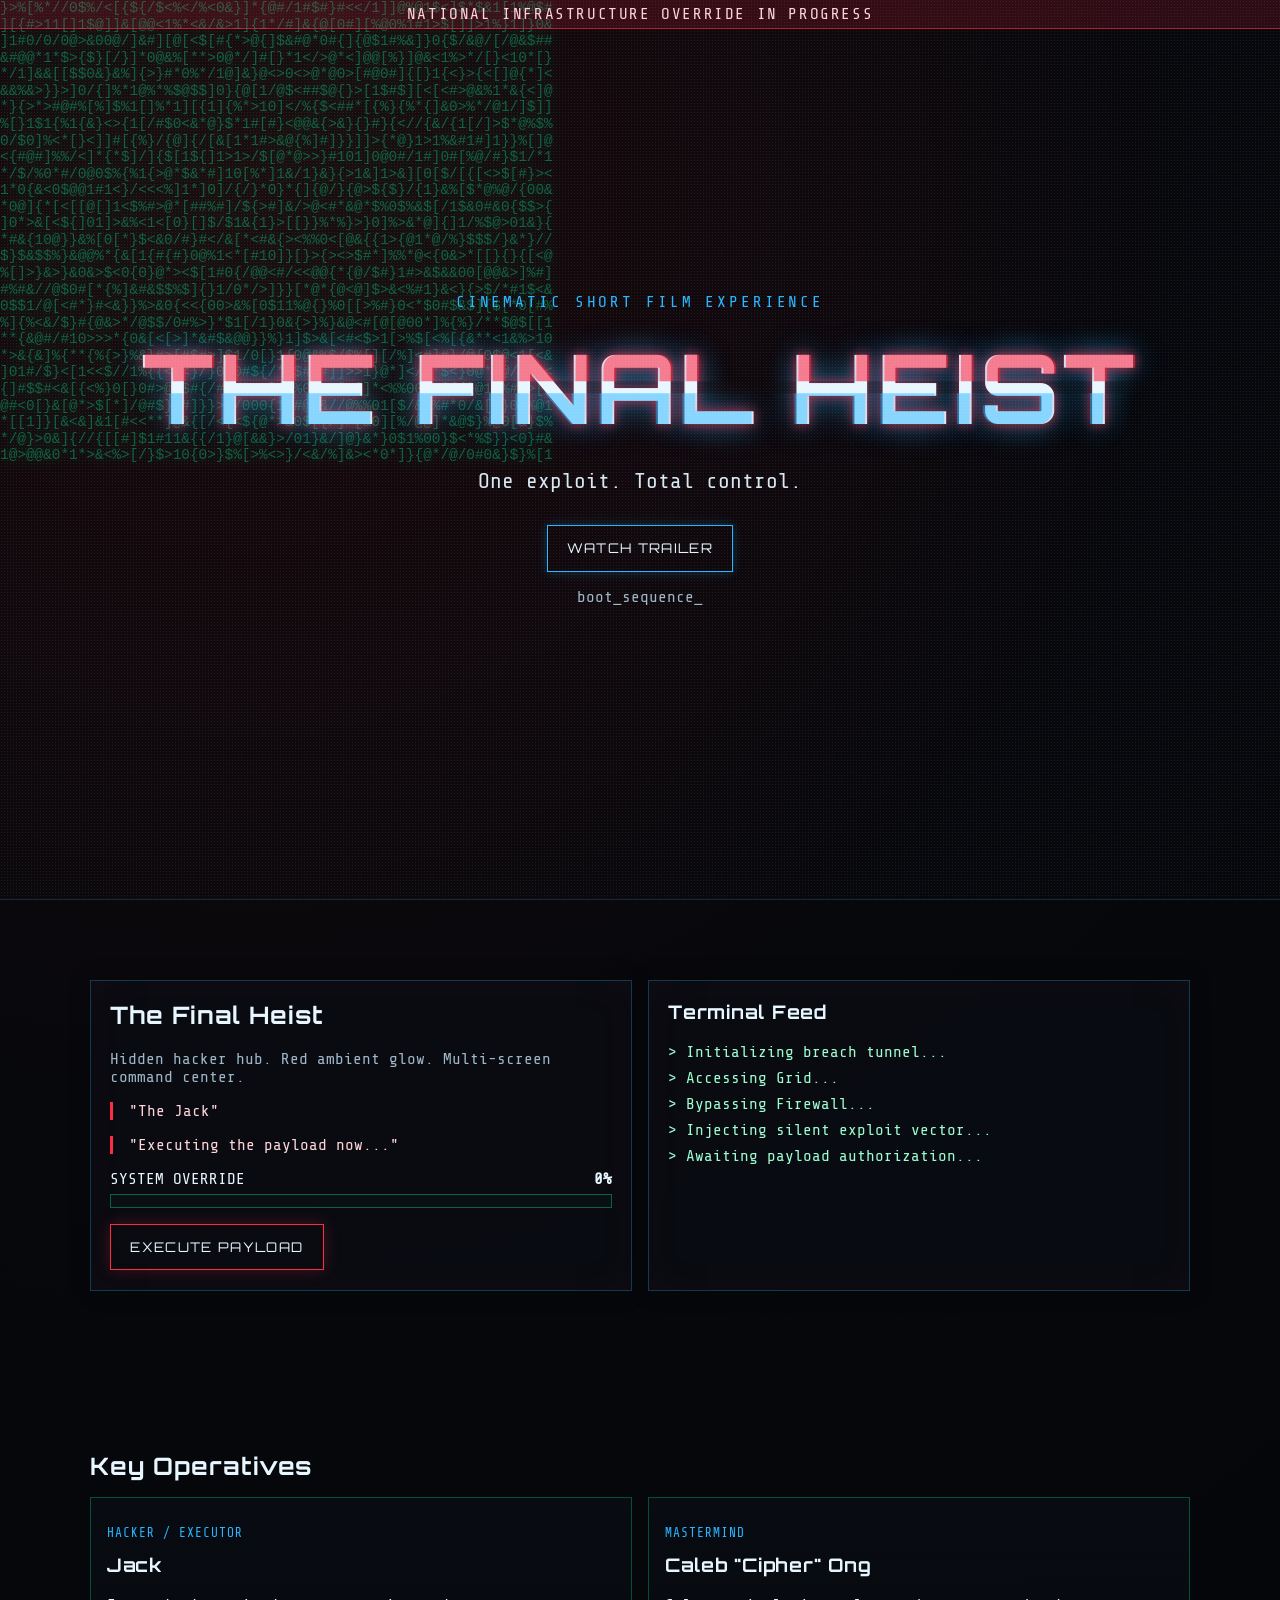
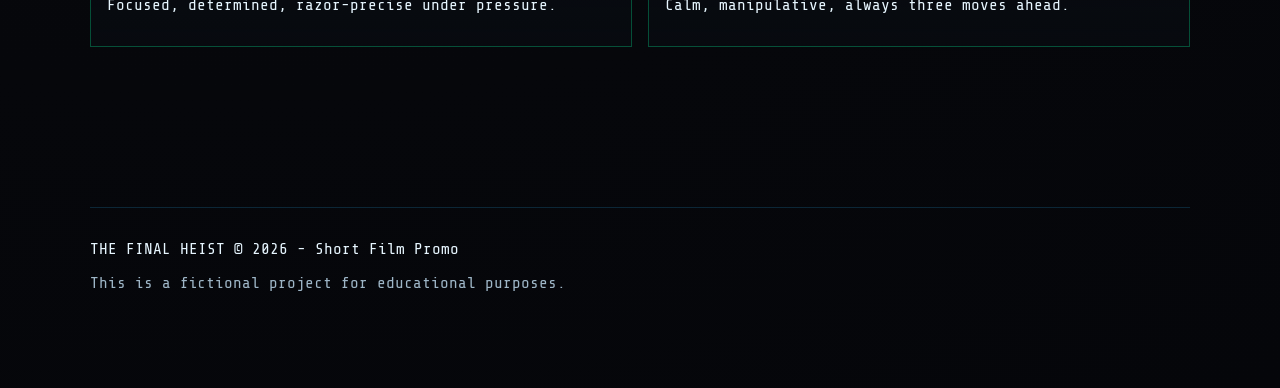
<file: index.html>
<!DOCTYPE html>
<html lang="en">
<head>
  <meta charset="UTF-8" />
  <meta name="viewport" content="width=device-width, initial-scale=1.0" />
  <title>THE FINAL HEIST</title>
  <link rel="preconnect" href="https://fonts.googleapis.com" />
  <link rel="preconnect" href="https://fonts.gstatic.com" crossorigin />
  <link href="https://fonts.googleapis.com/css2?family=Orbitron:wght@400;600;800&family=Share+Tech+Mono&display=swap" rel="stylesheet" />
  <link rel="stylesheet" href="./styles.css" />
</head>
<body>
  <div class="scanlines"></div>
  <div id="noise"></div>
  <div id="blackout-overlay"></div>
  <div id="alert-overlay">NATIONAL INFRASTRUCTURE OVERRIDE IN PROGRESS</div>

  <header class="hero section">
    <div class="hero-bg">
      <pre id="code-rain" aria-hidden="true"></pre>
    </div>

    <div class="hero-content container">
      <p class="eyebrow">Cinematic Short Film Experience</p>
      <h1 class="glitch" data-text="THE FINAL HEIST">THE FINAL HEIST</h1>
      <p class="tagline">One exploit. Total control.</p>
      <button class="btn glitch-btn" id="watch-trailer-btn">Watch Trailer</button>
      <p class="terminal-hint">boot_sequence<span class="cursor">_</span></p>
    </div>
  </header>

  <main>
    <section class="scene section">
      <div class="container grid-2">
        <div class="panel">
          <h2> The Final Heist</h2>
          <p class="muted">Hidden hacker hub. Red ambient glow. Multi-screen command center.</p>
          <blockquote>
            "The Jack"
          </blockquote>
          <blockquote>
            "Executing the payload now..."
          </blockquote>

          <div class="progress-panel">
            <div class="progress-title">
              <span>SYSTEM OVERRIDE</span>
              <strong id="override-percent">0%</strong>
            </div>
            <div class="progress-track">
              <div id="override-bar"></div>
            </div>
          </div>

          <button class="btn danger" id="execute-btn">EXECUTE PAYLOAD</button>
        </div>

        <div class="panel terminal">
          <h3>Terminal Feed</h3>
          <ul id="log-list">
            <li>&gt; Initializing breach tunnel...</li>
            <li>&gt; Accessing Grid...</li>
            <li>&gt; Bypassing Firewall...</li>
            <li>&gt; Injecting silent exploit vector...</li>
            <li>&gt; Awaiting payload authorization...</li>
          </ul>
        </div>
      </div>
    </section>

    <section class="characters section">
      <div class="container">
        <h2>Key Operatives</h2>
        <div class="card-grid">
          <article class="char-card glitch-hover">
            <p class="role">Hacker / Executor</p>
            <h3>Jack</h3>
            <p>Focused, determined, razor-precise under pressure.</p>
          </article>
          <article class="char-card glitch-hover">
            <p class="role">Mastermind</p>
            <h3>Caleb "Cipher" Ong</h3>
            <p>Calm, manipulative, always three moves ahead.</p>
          </article>
        </div>
      </div>
    </section>
  </main>

  <footer class="section">
    <div class="container footer-content">
      <p>THE FINAL HEIST &copy; 2026 - Short Film Promo</p>
      <p class="muted">This is a fictional project for educational purposes.</p>
    </div>
  </footer>

  <script src="./script.js"></script>
</body>
</html>
</file>
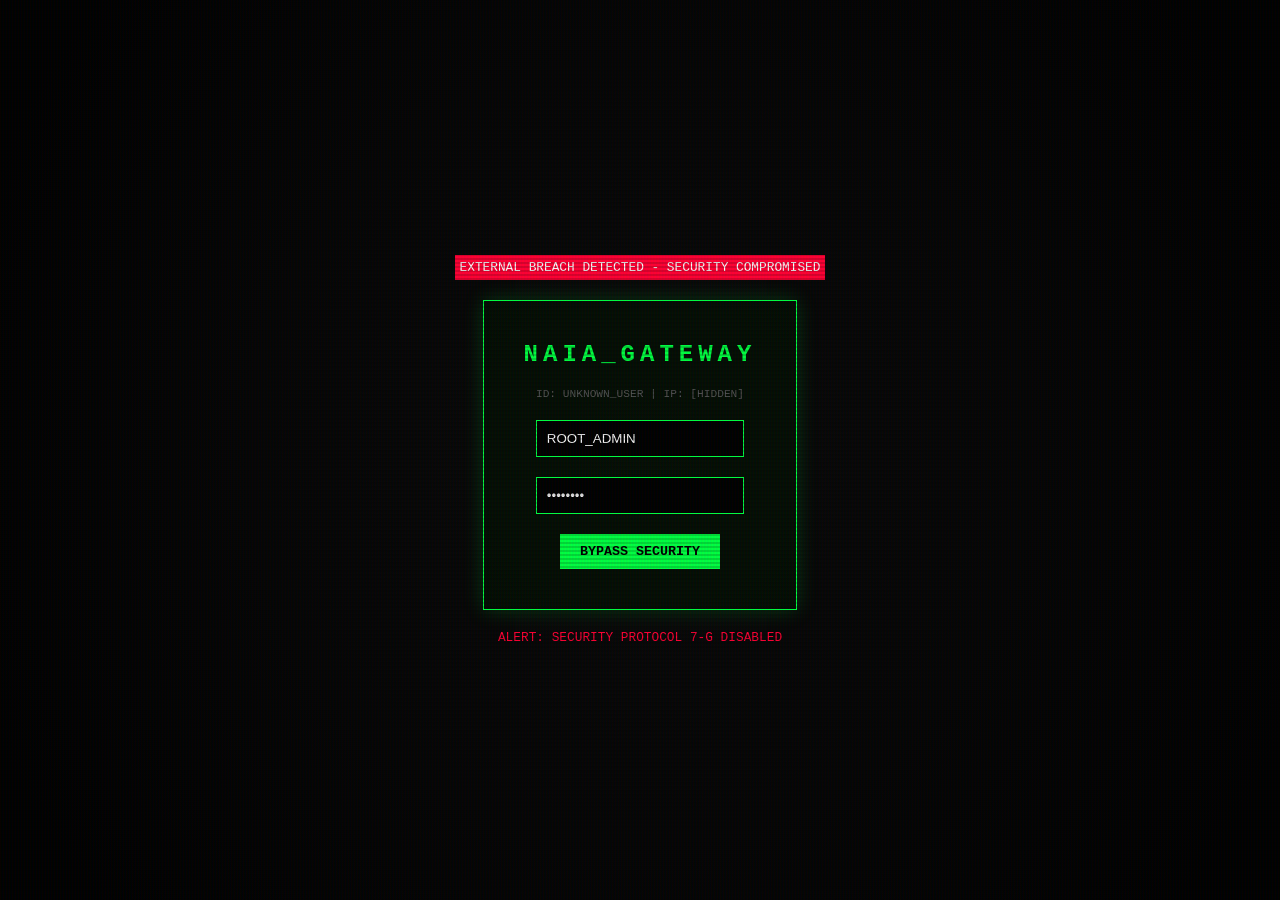
<file: Airport.html>
<!DOCTYPE html>
<html lang="en">
<head>
    <meta charset="UTF-8">
    <meta name="viewport" content="width=device-width, initial-scale=1.0">
    <title>NAIA Terminal - System Breach</title>
    <style>
        :root {
            --matrix-green: #00ff41;
            --warning-red: #ff0033;
            --bg-dark: #060606;
            --glitch-color: rgba(0, 255, 65, 0.2);
        }

        body, html {
            margin: 0;
            padding: 0;
            background-color: var(--bg-dark);
            color: var(--matrix-green);
            font-family: 'Courier New', Courier, monospace;
            overflow: hidden;
            height: 100vh;
        }

        /* --- LOGIN SCREEN (COMPROMISED) --- */
        #login-screen {
            position: fixed;
            top: 0; left: 0;
            width: 100vw; height: 100vh;
            background: radial-gradient(circle, #0a0a0a 0%, #000 100%);
            display: flex;
            justify-content: center;
            align-items: center;
            z-index: 2000;
            flex-direction: column;
        }

        .login-box {
            border: 1px solid var(--matrix-green);
            padding: 40px;
            background: rgba(0, 20, 0, 0.5);
            box-shadow: 0 0 20px var(--glitch-color);
            text-align: center;
            position: relative;
        }

        .login-box h2 {
            margin-top: 0;
            letter-spacing: 5px;
            animation: flicker 2s infinite;
        }

        .warning-banner {
            background: var(--warning-red);
            color: white;
            padding: 5px;
            font-size: 0.8rem;
            margin-bottom: 20px;
            animation: pulse 1s infinite;
        }

        .login-box input {
            background: #000;
            border: 1px solid var(--matrix-green);
            color: white;
            padding: 10px;
            margin: 10px 0;
            width: 80%;
            outline: none;
        }

        .login-box button {
            background: var(--matrix-green);
            color: black;
            border: none;
            padding: 10px 20px;
            font-family: inherit;
            font-weight: bold;
            cursor: pointer;
            margin-top: 10px;
        }

        /* --- TERMINAL INTERFACE --- */
        #terminal-container {
            display: none; /* Hidden until login */
            padding: 25px;
            flex-direction: column;
            height: 90vh;
            font-size: 1.1rem;
            text-shadow: 0 0 5px var(--matrix-green);
        }

        .log-line { margin-bottom: 8px; }
        .error-line { color: var(--warning-red); text-shadow: 0 0 5px var(--warning-red); }
        #command-line { display: flex; align-items: center; margin-top: 10px; }

        #terminal-input {
            background: transparent;
            border: none;
            color: #fff;
            font-family: inherit;
            font-size: 1.2rem;
            outline: none;
            width: 100%;
            margin-left: 10px;
        }

        /* --- HIJACK OVERLAY --- */
        #hijack-screen {
            display: none;
            position: fixed;
            top: 0; left: 0;
            width: 100vw; height: 100vh;
            background: black;
            z-index: 3000;
            text-align: center;
            justify-content: center;
            align-items: center;
            flex-direction: column;
        }

        .jack-logo {
            font-size: 180px;
            margin-bottom: 20px;
            filter: drop-shadow(0 0 20px var(--warning-red));
            animation: tremor 0.1s infinite;
        }

        .status-text {
            font-size: 5rem;
            font-weight: 900;
            color: var(--warning-red);
            text-transform: uppercase;
            letter-spacing: 15px;
            margin: 0;
        }

        /* --- ANIMATIONS --- */
        @keyframes flicker {
            0%, 19%, 21%, 23%, 25%, 54%, 56%, 100% { opacity: 1; }
            20%, 24%, 55% { opacity: 0; }
        }

        @keyframes pulse {
            0% { background: var(--warning-red); }
            50% { background: #660000; }
            100% { background: var(--warning-red); }
        }

        @keyframes tremor {
            0% { transform: translate(2px, 1px) rotate(0deg); }
            50% { transform: translate(-1px, -2px) rotate(-1deg); }
            100% { transform: translate(1px, 2px) rotate(1deg); }
        }

        .scanlines {
            position: fixed;
            top: 0; left: 0; width: 100%; height: 100%;
            background: linear-gradient(rgba(18, 16, 16, 0) 50%, rgba(0, 0, 0, 0.15) 50%), 
                        linear-gradient(90deg, rgba(255, 0, 0, 0.05), rgba(0, 255, 0, 0.02), rgba(0, 0, 255, 0.05));
            background-size: 100% 4px, 3px 100%;
            pointer-events: none;
            z-index: 4000;
        }
    </style>
</head>
<body>

    <div class="scanlines"></div>

    <div id="login-screen">
        <div class="warning-banner">EXTERNAL BREACH DETECTED - SECURITY COMPROMISED</div>
        <div class="login-box">
            <h2>NAIA_GATEWAY</h2>
            <div style="font-size: 0.7rem; color: #555; margin-bottom: 10px;">ID: UNKNOWN_USER | IP: [HIDDEN]</div>
            <input type="text" value="ROOT_ADMIN" disabled><br>
            <input type="password" id="pass-field" placeholder="PASSWORD" value="********"><br>
            <button onclick="bypassLogin()">BYPASS SECURITY</button>
        </div>
        <div style="margin-top: 20px; font-size: 0.8rem; color: var(--warning-red);">ALERT: SECURITY PROTOCOL 7-G DISABLED</div>
    </div>

    <div id="terminal-container">
        <div id="history">
            <div class="log-line">SYSTEM: NAIA_MAIN_FRAME ONLINE</div>
            <div class="log-line" style="color:white">BYPASS SUCCESSFUL. WELCOME, JACK.</div>
            <div class="log-line">LOCATION: TERMINAL_CONTROL_ROOM_A</div>
            <div class="log-line">SECURITY_LEVEL: <span style="color:red">COMPROMISED</span></div>
            <div class="log-line">----------------------------------------</div>
        </div>
        <div id="command-line">
            <span>JACK@NAIA:~$</span>
            <input type="text" id="terminal-input" autocomplete="off">
        </div>
    </div>

    <div id="hijack-screen">
        <div class="jack-logo">🃏</div>
        <h1 class="status-text">HIJACKED BY THE JACK</h1>
        <p style="color: white; font-size: 1.5rem; letter-spacing: 5px;">SYSTEM CRITICAL FAULT - POWERING DOWN</p>
    </div>

    <script>
        const loginScreen = document.getElementById('login-screen');
        const terminalContainer = document.getElementById('terminal-container');
        const input = document.getElementById('terminal-input');
        const history = document.getElementById('history');
        const hijackScreen = document.getElementById('hijack-screen');

        const flightNumbers = ["PR102", "5J456", "SQ917", "CX902", "KE622", "EK333"];

        // Handle Login Bypass
        function bypassLogin() {
            loginScreen.style.display = 'none';
            terminalContainer.style.display = 'flex';
            input.focus();
        }

        // Handle Terminal Commands
        input.addEventListener('keypress', function (e) {
            if (e.key === 'Enter') {
                const cmd = input.value.trim();
                if (cmd === 'shutdown -s -t 0') {
                    startCorruption();
                } else {
                    const line = document.createElement('div');
                    line.className = 'log-line';
                    line.textContent = `JACK@NAIA:~$ ${cmd}`;
                    history.appendChild(line);
                    input.value = '';
                }
            }
        });

        async function startCorruption() {
            input.disabled = true;
            document.getElementById('command-line').style.display = 'none';

            addLog("INITIALIZING SYSTEM OVERRIDE...", "log-line");
            await sleep(600);
            
            for(let i = 0; i < flightNumbers.length; i++) {
                addLog(`CORRUPTING DEPARTURE: ${flightNumbers[i]} -> [STATUS: DELAYED]`, "error-line");
                await sleep(400);
            }

            addLog("ALL DEPARTURE FLOWS REDIRECTED.", "log-line");
            await sleep(500);
            
            const loadingLine = addLog("UPLOADING 'JACK-IN-THE-BOX' VIRUS: [          ]", "log-line");
            for(let i = 1; i <= 10; i++) {
                await sleep(200);
                loadingLine.textContent = `UPLOADING 'JACK-IN-THE-BOX' VIRUS: [${'#'.repeat(i)}${' '.repeat(10-i)}] ${i*10}%`;
            }

            await sleep(400);
            triggerFinalHijack();
        }

        function addLog(text, className) {
            const line = document.createElement('div');
            line.className = className;
            line.textContent = text;
            history.appendChild(line);
            window.scrollTo(0, document.body.scrollHeight);
            return line;
        }

        function triggerFinalHijack() {
            hijackScreen.style.display = 'flex';
        }

        function sleep(ms) {
            return new Promise(resolve => setTimeout(resolve, ms));
        }
    </script>
</body>
</html>
</file>
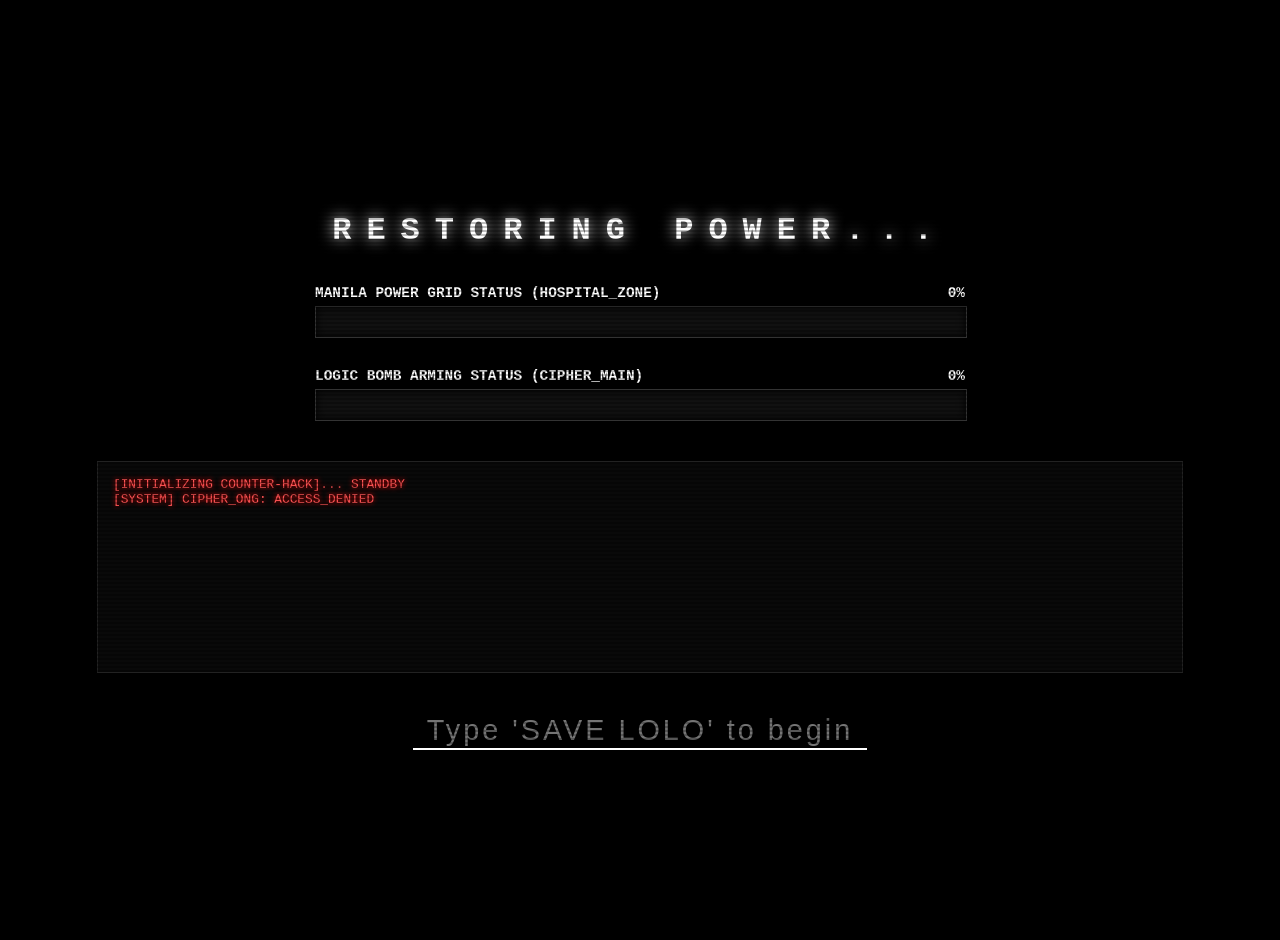
<file: Counter.html>
<!DOCTYPE html>
<html lang="en">
<head>
    <meta charset="UTF-8">
    <meta name="viewport" content="width=device-width, initial-scale=1.0">
    <title>REDEMPTION | LOGIC BOMB DETONATION</title>
    <style>
        :root {
            --nbi-blue: #0044ff;
            --bomb-yellow: #ffcc00;
            --danger-red: #ff1111;
            --bg-dark: #000;
        }

        body, html {
            margin: 0; padding: 0;
            background-color: var(--bg-dark);
            color: #fff;
            font-family: 'Consolas', monospace;
            overflow: hidden;
            height: 100vh;
        }

        /* Ambient Police Siren (Flicker) */
        #siren-overlay {
            position: fixed;
            top: 0; left: 0; width: 100%; height: 100%;
            z-index: 1;
            animation: siren-flash 1.2s infinite;
            opacity: 0.12;
            pointer-events: none;
        }

        @keyframes siren-flash {
            0%, 49% { background-color: var(--danger-red); }
            50%, 100% { background-color: var(--nbi-blue); }
        }

        /* --- Main Battle UI --- */
        #battle-container {
            position: relative;
            z-index: 10;
            display: flex;
            flex-direction: column;
            align-items: center;
            justify-content: center;
            height: 100vh;
            padding: 20px;
        }

        /* High-Stakes Progress Bars */
        .progress-section {
            width: 85%;
            max-width: 650px;
            margin: 15px 0;
        }

        .bar-label {
            display: flex; justify-content: space-between;
            margin-bottom: 5px; font-weight: bold;
            font-size: 0.9rem;
        }

        .progress-bg {
            width: 100%; height: 30px;
            background: #111; border: 1px solid #333;
            position: relative;
            box-shadow: inset 0 0 10px #000;
        }

        .bar-fill {
            width: 0%; height: 100%;
            transition: width 0.15s linear;
        }

        #restore-fill { background: var(--nbi-blue); box-shadow: 0 0 20px var(--nbi-blue); }
        #logic-bomb-fill { background: var(--bomb-yellow); box-shadow: 0 0 20px var(--bomb-yellow); }

        /* Hacker Error Log (Live Feed) */
        #error-log {
            width: 85%; height: 180px;
            background: rgba(10,10,10,0.9);
            border: 1px solid #222;
            overflow-y: hidden;
            font-size: 0.8rem;
            padding: 15px;
            margin-top: 25px;
            color: #ff5555;
            text-shadow: 0 0 5px #ff0000;
        }

        /* Tech Breakout Pop-up */
        .tech-popup {
            position: fixed;
            bottom: 30px; right: 30px;
            width: 300px;
            background: rgba(255, 255, 255, 0.95);
            color: #000;
            padding: 20px;
            border-left: 10px solid var(--nbi-blue);
            display: none;
            z-index: 100;
            box-shadow: 0 15px 40px rgba(0,0,0,0.6);
        }

        /* Input Area (Start) */
        #terminal-input {
            background: transparent;
            border: none;
            border-bottom: 2px solid #fff;
            color: #fff;
            font-size: 1.8rem;
            width: 450px;
            text-align: center;
            outline: none;
            margin-top: 40px;
            letter-spacing: 3px;
        }

        /* --- THE LOGIC BOMB BUTTON (Climax) --- */
        #detonate-zone {
            display: none; /* Revealed at 100% progress */
            margin-top: 40px;
            text-align: center;
        }

        .exec-button {
            background: #111;
            color: var(--bomb-yellow);
            border: 3px solid var(--bomb-yellow);
            padding: 20px 50px;
            font-size: 2rem;
            font-family: 'Consolas', monospace;
            font-weight: bold;
            cursor: pointer;
            text-transform: uppercase;
            letter-spacing: 5px;
            transition: all 0.2s ease;
            box-shadow: 0 0 30px rgba(255, 204, 0, 0.3);
        }

        .exec-button:hover {
            background: var(--bomb-yellow);
            color: #000;
            box-shadow: 0 0 50px var(--bomb-yellow);
        }

        .exec-button:active {
            transform: scale(0.95);
        }

        /* Glitch Warning Overlay (Caleb's Failure) */
        #glitch-overlay {
            position: fixed;
            top: 0; left: 0; width: 100%; height: 100%;
            background: var(--danger-red);
            color: #000;
            display: none;
            z-index: 999;
            justify-content: center;
            align-items: center;
            flex-direction: column;
            animation: glitch-vibrate 0.1s infinite;
        }

        @keyframes glitch-vibrate {
            0% { transform: translate(2px, 2px); }
            50% { transform: translate(-2px, -2px); }
            100% { transform: translate(1px, -1px); }
        }

        /* Final Reset Screen (White) */
        #reset-overlay {
            position: fixed;
            top: 0; left: 0; width: 100%; height: 100%;
            background: #fff;
            display: none;
            z-index: 1000;
            color: #000;
            text-align: center;
            justify-content: center;
            align-items: center;
            flex-direction: column;
        }

        /* CRT Effects */
        .scanlines {
            position: fixed;
            top: 0; left: 0; width: 100%; height: 100%;
            background: linear-gradient(rgba(18, 16, 16, 0) 50%, rgba(0, 0, 0, 0.25) 50%);
            background-size: 100% 4px;
            pointer-events: none;
            z-index: 2000;
        }
    </style>
</head>
<body>

    <div class="scanlines"></div>
    <div id="siren-overlay"></div>

    <div id="pop-logic" class="tech-popup">
        <strong>TECH BREAKOUT: Logic Bomb</strong><br><br>
        A malicious code that triggers on a specific event. (In this case, the button press). It erases Caleb’s stolen data and broadcasts their location to the NBI.
    </div>

    <div id="glitch-overlay">
        <h1 style="font-size: 5rem; letter-spacing: -5px;">CRITICAL_FAILURE</h1>
        <p style="font-size: 2rem;">SERVER_INTEGRITY: COMPROMISED</p>
        <p>[ FILES DELETED ] [ LOCATION SENT ]</p>
    </div>

    <div id="battle-container">
        <h1 style="letter-spacing: 15px; text-shadow: 0 0 15px #fff;">RESTORING POWER...</h1>
        
        <div class="progress-section">
            <div class="bar-label">
                <span>MANILA POWER GRID STATUS (HOSPITAL_ZONE)</span>
                <span id="p-restore">0%</span>
            </div>
            <div class="progress-bg">
                <div id="restore-fill" class="bar-fill"></div>
            </div>
        </div>

        <div class="progress-section">
            <div class="bar-label">
                <span>LOGIC BOMB ARMING STATUS (CIPHER_MAIN)</span>
                <span id="p-bomb">0%</span>
            </div>
            <div class="progress-bg">
                <div id="logic-bomb-fill" class="bar-fill"></div>
            </div>
        </div>

        <div id="error-log">
            <div>[INITIALIZING COUNTER-HACK]... STANDBY</div>
            <div>[SYSTEM] CIPHER_ONG: ACCESS_DENIED</div>
        </div>

        <input type="text" id="terminal-input" placeholder="Type 'SAVE LOLO' to begin" autofocus autocomplete="off">

        <div id="detonate-zone">
            <button class="exec-button" onclick="detonateLogicBomb()">Execute Logic Bomb</button>
            <p style="color: var(--bomb-yellow); margin-top: 10px; font-size: 0.8rem;">[ WARNING: THIS ACTION IS IRREVERSIBLE ]</p>
        </div>
    </div>

    <div id="reset-overlay">
        <h1 style="font-size: 5rem;">CTRL + ALT + DEL</h1>
        <p style="font-size: 2rem;">Grid Restored. Life Reset.</p>
        <p style="font-size: 1rem; margin-top: 60px; color: #666;">[ LOCATION BROADCAST COMPLETE ] [ AGENT MATEO REYES HAS ARRIVED ]</p>
    </div>

    <script>
        const input = document.getElementById('terminal-input');
        const restoreFill = document.getElementById('restore-fill');
        const bombFill = document.getElementById('logic-bomb-fill');
        const pRestoreText = document.getElementById('p-restore');
        const pBombText = document.getElementById('p-bomb');
        const errorLog = document.getElementById('error-log');
        const popLogic = document.getElementById('pop-logic');
        const detonateZone = document.getElementById('detonate-zone');
        const glitchOverlay = document.getElementById('glitch-overlay');
        const resetOverlay = document.getElementById('reset-overlay');

        input.addEventListener('keypress', (e) => {
            if (e.key === 'Enter') {
                if (input.value.toUpperCase() === 'SAVE LOLO') {
                    input.style.display = 'none';
                    startFinalShowdown();
                } else {
                    alert("COMMAND REJECTED. Type 'SAVE LOLO'.");
                    input.value = '';
                }
            }
        });

        async function startFinalShowdown() {
            let progress = 0;
            
            // Fast typing/cracking speed
            const interval = setInterval(() => {
                progress += 1;
                
                // Update UI Bars
                restoreFill.style.width = progress + '%';
                pRestoreText.textContent = progress + '%';
                
                // Bomb arms faster
                bombFill.style.width = (progress * 1.25) + '%'; 
                pBombText.textContent = Math.min(100, Math.floor(progress * 1.25)) + '%';

                // Real-time error feed
                if (progress % 4 === 0) {
                    const logs = [
                        `[CIPHER] WHAT ARE YOU DOING, JACK?!`,
                        `[SYSTEM] BYPASSING CIPHER_FIREWALL...`,
                        `[HOSPITAL] BACKUP GENERATOR FAILING...`,
                        `[NBI] SIGNAL LOCK INITIATED...`,
                        `[JACK] JUST HOLD ON, LOLO...`
                    ];
                    const div = document.createElement('div');
                    div.textContent = logs[Math.floor(Math.random() * logs.length)];
                    errorLog.prepend(div);
                }

                // Tech Breakout Pop-up (at 60%)
                if (progress === 60) popLogic.style.display = 'block';

                if (progress >= 100) {
                    clearInterval(interval);
                    showDetonateButton();
                }
            }, 70);
        }

        function showDetonateButton() {
            // Reveal the final button zone
            detonateZone.style.display = 'block';
            errorLog.prepend(document.createElement('div')).textContent = "[SYSTEM] LOGIC BOMB PRIMED. AWAITING FINAL EXECUTION.";
            errorLog.style.borderColor = "var(--bomb-yellow)";
        }

        function detonateLogicBomb() {
            // The Moment Jack Clicks
            console.log("JACK: Too late. I already uploaded a Logic Bomb sa main frame mo.");
            
            detonateZone.style.display = 'none';
            glitchOverlay.style.display = 'flex'; // violent red glitch

            // Brief "failure" before the final reset
            setTimeout(() => {
                glitchOverlay.style.display = 'none';
                resetOverlay.style.display = 'flex'; // peaceful white reset
                console.log("JACK: No. I just hit 'CTRL + ALT + DEL' sa buhay natin.");
            }, 1800);
        }
    </script>
</body>
</html>
</file>
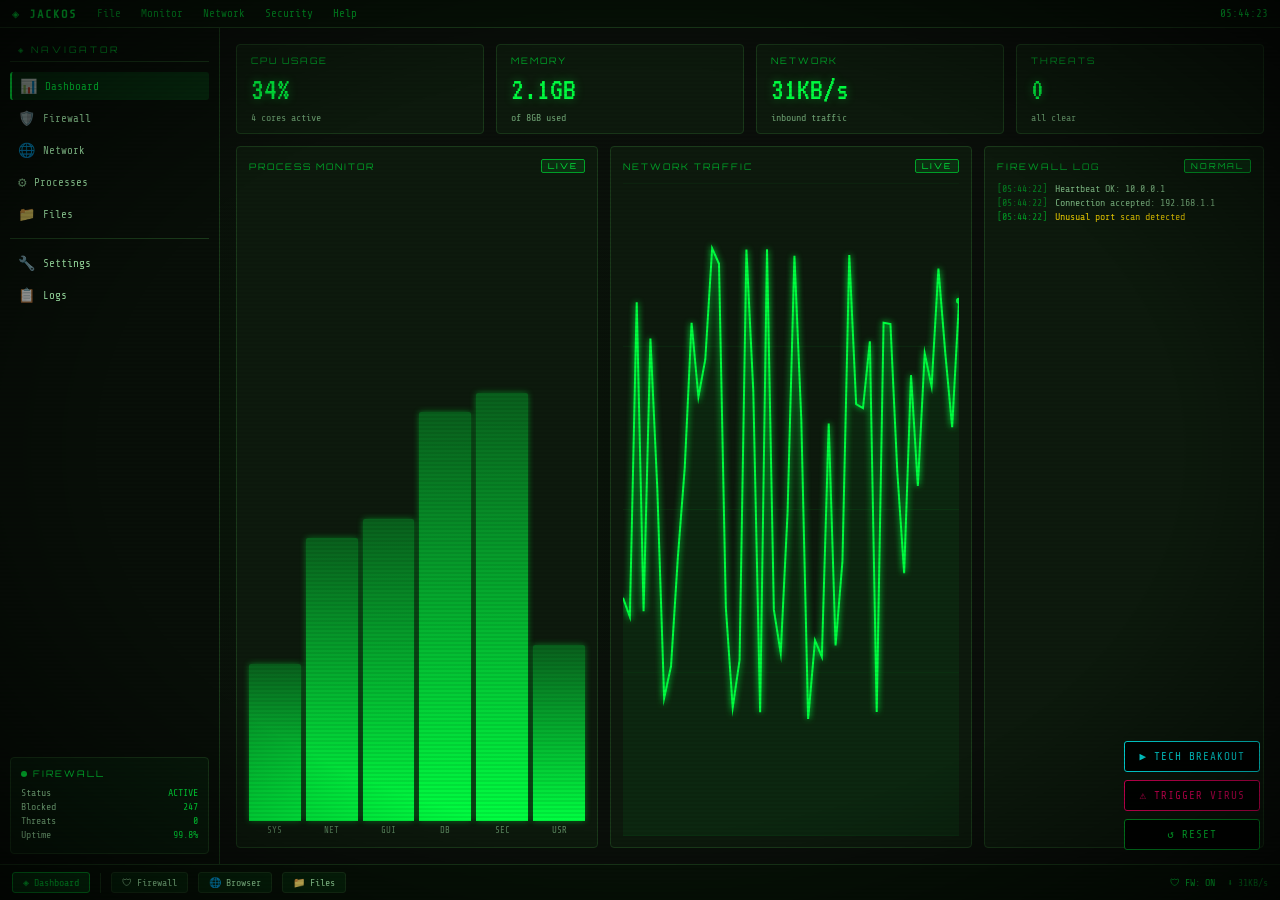
<file: Jack.html>
<!DOCTYPE html>
<html lang="en">
<head>
<meta charset="UTF-8">
<meta name="viewport" content="width=device-width, initial-scale=1.0">
<title>Jack's Computer - System Demo</title>
<style>
  @import url('https://fonts.googleapis.com/css2?family=Share+Tech+Mono&family=Orbitron:wght@400;700;900&family=VT323&display=swap');

  :root {
    --green: #00ff41;
    --green-dim: #00aa2a;
    --green-glow: rgba(0, 255, 65, 0.4);
    --bg: #0a0f0a;
    --panel: #0d1a0d;
    --border: #1a3a1a;
    --text: #b0ffb8;
    --red: #ff3333;
    --yellow: #ffdd00;
    --cyan: #00ffff;
  }

  * { margin: 0; padding: 0; box-sizing: border-box; }

  body {
    background: var(--bg);
    font-family: 'Share Tech Mono', monospace;
    color: var(--green);
    height: 100vh;
    overflow: hidden;
    position: relative;
  }

  /* CRT scanline effect */
  body::before {
    content: '';
    position: fixed;
    inset: 0;
    background: repeating-linear-gradient(
      0deg,
      transparent,
      transparent 2px,
      rgba(0,0,0,0.07) 2px,
      rgba(0,0,0,0.07) 4px
    );
    pointer-events: none;
    z-index: 9999;
  }

  /* CRT vignette */
  body::after {
    content: '';
    position: fixed;
    inset: 0;
    background: radial-gradient(ellipse at center, transparent 60%, rgba(0,0,0,0.7) 100%);
    pointer-events: none;
    z-index: 9998;
  }

  .desktop {
    width: 100%;
    height: 100vh;
    display: grid;
    grid-template-rows: 28px 1fr 36px;
    background:
      radial-gradient(ellipse at 20% 50%, rgba(0,60,0,0.15) 0%, transparent 60%),
      var(--bg);
  }

  /* MENU BAR */
  .menubar {
    background: #071207;
    border-bottom: 1px solid var(--border);
    display: flex;
    align-items: center;
    padding: 0 12px;
    gap: 20px;
    font-size: 11px;
    color: var(--green-dim);
  }
  .menubar .logo { color: var(--green); font-weight: bold; letter-spacing: 2px; font-size: 12px; }
  .menubar span { cursor: default; }
  .menubar span:hover { color: var(--green); }
  .menubar .time { margin-left: auto; color: var(--green); }

  /* MAIN AREA */
  .main-area {
    display: grid;
    grid-template-columns: 220px 1fr;
    overflow: hidden;
  }

  /* SIDEBAR */
  .sidebar {
    background: #080f08;
    border-right: 1px solid var(--border);
    padding: 10px;
    display: flex;
    flex-direction: column;
    gap: 4px;
  }

  .sidebar-title {
    font-family: 'Orbitron', monospace;
    font-size: 9px;
    color: var(--green-dim);
    letter-spacing: 3px;
    text-transform: uppercase;
    padding: 6px 8px;
    border-bottom: 1px solid var(--border);
    margin-bottom: 6px;
  }

  .sidebar-item {
    display: flex;
    align-items: center;
    gap: 8px;
    padding: 6px 8px;
    border-radius: 3px;
    font-size: 11px;
    cursor: default;
    color: var(--text);
    transition: background 0.15s;
  }
  .sidebar-item:hover { background: rgba(0,255,65,0.08); color: var(--green); }
  .sidebar-item.active { background: rgba(0,255,65,0.12); color: var(--green); border-left: 2px solid var(--green); }
  .sidebar-item .icon { font-size: 14px; opacity: 0.7; }

  .sidebar-divider { height: 1px; background: var(--border); margin: 6px 0; }

  /* FIREWALL MONITOR */
  .firewall-panel {
    margin-top: auto;
    background: rgba(0,255,65,0.05);
    border: 1px solid var(--border);
    border-radius: 4px;
    padding: 10px;
    font-size: 10px;
  }
  .firewall-panel .fw-title {
    color: var(--green);
    font-family: 'Orbitron', monospace;
    font-size: 9px;
    letter-spacing: 2px;
    margin-bottom: 8px;
    display: flex;
    align-items: center;
    gap: 6px;
  }
  .fw-dot { width: 6px; height: 6px; border-radius: 50%; background: var(--green); animation: pulse 1.5s infinite; }
  @keyframes pulse { 0%,100%{opacity:1;} 50%{opacity:0.3;} }
  .fw-stat { display: flex; justify-content: space-between; color: var(--text); margin: 3px 0; }
  .fw-stat .val { color: var(--green); }

  /* CONTENT AREA */
  .content {
    position: relative;
    padding: 16px;
    overflow: hidden;
    display: grid;
    grid-template-rows: auto 1fr;
    gap: 12px;
  }

  /* TOP BAR */
  .content-topbar {
    display: flex;
    gap: 12px;
    align-items: stretch;
    height: 90px;
  }

  .stat-card {
    background: var(--panel);
    border: 1px solid var(--border);
    border-radius: 4px;
    padding: 10px 14px;
    flex: 1;
    display: flex;
    flex-direction: column;
    justify-content: space-between;
  }
  .stat-card .label {
    font-size: 9px;
    letter-spacing: 2px;
    color: var(--green-dim);
    font-family: 'Orbitron', monospace;
  }
  .stat-card .value {
    font-family: 'VT323', monospace;
    font-size: 32px;
    color: var(--green);
    line-height: 1;
    text-shadow: 0 0 10px var(--green-glow);
  }
  .stat-card .sub { font-size: 10px; color: var(--text); opacity: 0.6; }
  .stat-card.warn .value { color: var(--yellow); text-shadow: 0 0 10px rgba(255,220,0,0.4); }
  .stat-card.ok .value { color: var(--green); }

  /* GRAPHS ROW */
  .graphs-row {
    display: grid;
    grid-template-columns: 1fr 1fr 280px;
    gap: 12px;
    overflow: hidden;
  }

  .panel {
    background: var(--panel);
    border: 1px solid var(--border);
    border-radius: 4px;
    padding: 12px;
    display: flex;
    flex-direction: column;
    overflow: hidden;
  }

  .panel-title {
    font-family: 'Orbitron', monospace;
    font-size: 9px;
    letter-spacing: 2px;
    color: var(--green-dim);
    margin-bottom: 10px;
    display: flex;
    align-items: center;
    justify-content: space-between;
  }
  .panel-title .badge {
    background: rgba(0,255,65,0.1);
    border: 1px solid var(--green-dim);
    color: var(--green);
    padding: 1px 6px;
    border-radius: 2px;
    font-size: 8px;
  }

  /* BAR CHART */
  .bar-chart { display: flex; align-items: flex-end; gap: 5px; flex: 1; padding-top: 8px; }
  .bar-col { display: flex; flex-direction: column; align-items: center; gap: 4px; flex: 1; height: 100%; }
  .bar-wrap { flex: 1; display: flex; align-items: flex-end; width: 100%; }
  .bar {
    width: 100%;
    background: linear-gradient(to top, var(--green), rgba(0,255,65,0.3));
    border-radius: 2px 2px 0 0;
    min-height: 4px;
    transition: height 0.5s ease;
    box-shadow: 0 0 6px var(--green-glow);
  }
  .bar-label { font-size: 9px; color: var(--text); opacity: 0.5; }

  /* LINE CHART */
  .line-chart-wrap { flex: 1; position: relative; }
  canvas.line-canvas { width: 100%; height: 100%; }

  /* LOG PANEL */
  .log-list { flex: 1; overflow-y: auto; display: flex; flex-direction: column; gap: 3px; }
  .log-list::-webkit-scrollbar { width: 3px; }
  .log-list::-webkit-scrollbar-track { background: transparent; }
  .log-list::-webkit-scrollbar-thumb { background: var(--green-dim); }

  .log-entry {
    font-size: 10px;
    color: var(--text);
    opacity: 0.7;
    display: flex;
    gap: 8px;
    animation: fadeIn 0.3s ease;
  }
  @keyframes fadeIn { from{opacity:0; transform:translateX(-4px);} to{opacity:0.7;} }
  .log-entry .ts { color: var(--green-dim); flex-shrink: 0; }
  .log-entry.blocked { color: var(--red); opacity: 0.9; }
  .log-entry.blocked .ts { color: #aa0000; }
  .log-entry.warn { color: var(--yellow); opacity: 0.9; }

  /* TECH BREAKOUT OVERLAY */
  .tech-breakout {
    position: fixed;
    bottom: 80px;
    left: 50%;
    transform: translateX(-50%);
    background: rgba(0,0,0,0.9);
    border: 2px solid var(--cyan);
    border-radius: 6px;
    padding: 14px 24px;
    max-width: 500px;
    text-align: center;
    z-index: 500;
    box-shadow: 0 0 30px rgba(0,255,255,0.3);
    animation: slideUp 0.5s ease;
    display: none;
  }
  @keyframes slideUp { from{opacity:0;transform:translateX(-50%) translateY(20px);} to{opacity:1;transform:translateX(-50%) translateY(0);} }
  .tech-breakout.show { display: block; }
  .tech-breakout .tb-label {
    font-family: 'Orbitron', monospace;
    font-size: 9px;
    letter-spacing: 3px;
    color: var(--cyan);
    margin-bottom: 6px;
  }
  .tech-breakout .tb-title {
    font-family: 'Orbitron', monospace;
    font-size: 16px;
    color: white;
    margin-bottom: 8px;
  }
  .tech-breakout .tb-body { font-size: 12px; color: #ccc; line-height: 1.6; }
  .tech-breakout .tb-body strong { color: var(--cyan); }

  /* POPUP OVERLAY */
  .popup-overlay {
    position: fixed;
    inset: 0;
    background: rgba(0,0,0,0);
    z-index: 600;
    display: none;
    pointer-events: none;
    transition: background 0.5s;
  }
  .popup-overlay.show { display: block; }
  .popup-overlay.darken { background: rgba(0,0,0,0.5); pointer-events: all; }

  /* DANCING JACK POPUP */
  .jack-popup {
    position: fixed;
    top: 50%;
    left: 50%;
    transform: translate(-50%, -50%) scale(0);
    background: #111;
    border: 3px solid #ff0066;
    border-radius: 8px;
    width: 340px;
    z-index: 700;
    box-shadow: 0 0 60px rgba(255,0,102,0.7), 0 0 120px rgba(255,0,102,0.3);
    transition: transform 0.4s cubic-bezier(0.34,1.56,0.64,1);
    overflow: hidden;
    display: none;
  }
  .jack-popup.show {
    display: block;
  }
  .jack-popup.pop {
    transform: translate(-50%, -50%) scale(1);
  }

  .popup-titlebar {
    background: linear-gradient(90deg, #ff0066, #ff6600);
    padding: 8px 12px;
    display: flex;
    align-items: center;
    justify-content: space-between;
    font-family: 'Orbitron', monospace;
    font-size: 11px;
    font-weight: 700;
    letter-spacing: 1px;
    color: white;
  }
  .popup-close-btn {
    background: rgba(255,255,255,0.2);
    border: none;
    color: white;
    width: 18px;
    height: 18px;
    border-radius: 50%;
    font-size: 12px;
    cursor: pointer;
    display: flex;
    align-items: center;
    justify-content: center;
    line-height: 1;
    font-family: monospace;
  }

  .popup-body {
    padding: 20px;
    text-align: center;
    background: #111;
  }

  /* JACK IN THE BOX CHARACTER */
  .jack-character {
    font-size: 70px;
    animation: jackDance 0.5s infinite alternate;
    display: inline-block;
    filter: drop-shadow(0 0 20px rgba(255,0,102,0.8));
  }
  @keyframes jackDance {
    0%   { transform: rotate(-15deg) scale(1) translateY(0); }
    25%  { transform: rotate(5deg) scale(1.08) translateY(-6px); }
    50%  { transform: rotate(-10deg) scale(0.95) translateY(2px); }
    75%  { transform: rotate(12deg) scale(1.05) translateY(-4px); }
    100% { transform: rotate(-8deg) scale(1.1) translateY(-8px); }
  }

  .popup-msg {
    font-family: 'VT323', monospace;
    font-size: 22px;
    color: #ff0066;
    margin: 10px 0 4px;
    text-shadow: 0 0 10px rgba(255,0,102,0.6);
    animation: glitch 0.2s infinite;
  }
  @keyframes glitch {
    0%,100%{text-shadow: 0 0 10px rgba(255,0,102,0.6); transform:none;}
    25%{text-shadow: 2px 0 0 cyan, -2px 0 0 red; transform:skewX(1deg);}
    75%{text-shadow: -2px 0 0 cyan, 2px 0 0 red; transform:skewX(-1deg);}
  }
  .popup-sub { font-size: 11px; color: #888; margin-top: 4px; }

  .popup-progress {
    margin: 14px 0 8px;
    background: #222;
    border-radius: 3px;
    height: 8px;
    overflow: hidden;
    border: 1px solid #333;
  }
  .popup-progress-bar {
    height: 100%;
    background: linear-gradient(90deg, #ff0066, #ff6600);
    width: 0%;
    animation: progressFill 3s linear forwards;
    box-shadow: 0 0 8px rgba(255,0,102,0.6);
  }
  @keyframes progressFill { to { width: 100%; } }

  .popup-progress-label { font-size: 10px; color: #666; text-align: left; }

  /* SCREEN BLINK EFFECT */
  .screen-blink {
    position: fixed;
    inset: 0;
    background: white;
    z-index: 9000;
    opacity: 0;
    pointer-events: none;
  }
  .screen-blink.flash { animation: screenFlash 0.15s ease; }
  @keyframes screenFlash {
    0%{opacity:0;} 30%{opacity:0.6;} 100%{opacity:0;}
  }

  /* TASKBAR */
  .taskbar {
    background: #071207;
    border-top: 1px solid var(--border);
    display: flex;
    align-items: center;
    padding: 0 12px;
    gap: 10px;
    font-size: 10px;
  }
  .taskbar-app {
    display: flex;
    align-items: center;
    gap: 5px;
    padding: 4px 10px;
    border-radius: 3px;
    background: rgba(0,255,65,0.08);
    border: 1px solid var(--border);
    color: var(--text);
    cursor: default;
  }
  .taskbar-app.active { background: rgba(0,255,65,0.15); border-color: var(--green-dim); color: var(--green); }
  .taskbar-sep { width: 1px; height: 20px; background: var(--border); }
  .taskbar-status { margin-left: auto; display: flex; gap: 12px; color: var(--green-dim); font-size: 10px; }
  .status-ok { color: var(--green); }
  .status-warn { color: var(--yellow); animation: pulse 1s infinite; }

  /* DEMO CONTROLS */
  .demo-controls {
    position: fixed;
    bottom: 50px;
    right: 20px;
    display: flex;
    flex-direction: column;
    gap: 8px;
    z-index: 1000;
  }
  .demo-btn {
    background: rgba(0,0,0,0.85);
    border: 1px solid var(--green-dim);
    color: var(--green);
    font-family: 'Share Tech Mono', monospace;
    font-size: 11px;
    padding: 8px 14px;
    border-radius: 3px;
    cursor: pointer;
    letter-spacing: 1px;
    transition: all 0.2s;
    white-space: nowrap;
  }
  .demo-btn:hover { background: rgba(0,255,65,0.15); border-color: var(--green); box-shadow: 0 0 10px var(--green-glow); }
  .demo-btn.red { border-color: #ff0066; color: #ff0066; }
  .demo-btn.red:hover { background: rgba(255,0,102,0.15); box-shadow: 0 0 10px rgba(255,0,102,0.4); }
  .demo-btn.cyan { border-color: var(--cyan); color: var(--cyan); }
  .demo-btn.cyan:hover { background: rgba(0,255,255,0.1); box-shadow: 0 0 10px rgba(0,255,255,0.3); }
</style>
</head>
<body>

<div class="screen-blink" id="screenBlink"></div>

<!-- DESKTOP -->
<div class="desktop">

  <!-- MENUBAR -->
  <div class="menubar">
    <span class="logo">◈ JACKOS</span>
    <span>File</span><span>Monitor</span><span>Network</span><span>Security</span><span>Help</span>
    <span class="time" id="clock">--:--:--</span>
  </div>

  <!-- MAIN -->
  <div class="main-area">

    <!-- SIDEBAR -->
    <div class="sidebar">
      <div class="sidebar-title">◈ Navigator</div>
      <div class="sidebar-item active"><span class="icon">📊</span> Dashboard</div>
      <div class="sidebar-item"><span class="icon">🛡️</span> Firewall</div>
      <div class="sidebar-item"><span class="icon">🌐</span> Network</div>
      <div class="sidebar-item"><span class="icon">⚙️</span> Processes</div>
      <div class="sidebar-item"><span class="icon">📁</span> Files</div>
      <div class="sidebar-divider"></div>
      <div class="sidebar-item"><span class="icon">🔧</span> Settings</div>
      <div class="sidebar-item"><span class="icon">📋</span> Logs</div>

      <div class="firewall-panel">
        <div class="fw-title"><span class="fw-dot"></span> FIREWALL</div>
        <div class="fw-stat"><span>Status</span><span class="val" id="fwStatus">ACTIVE</span></div>
        <div class="fw-stat"><span>Blocked</span><span class="val" id="fwBlocked">247</span></div>
        <div class="fw-stat"><span>Threats</span><span class="val" id="fwThreats">0</span></div>
        <div class="fw-stat"><span>Uptime</span><span class="val">99.8%</span></div>
      </div>
    </div>

    <!-- CONTENT -->
    <div class="content">

      <!-- TOP STATS -->
      <div class="content-topbar">
        <div class="stat-card ok">
          <div class="label">CPU USAGE</div>
          <div class="value" id="cpuVal">34%</div>
          <div class="sub">4 cores active</div>
        </div>
        <div class="stat-card ok">
          <div class="label">MEMORY</div>
          <div class="value" id="memVal">2.1GB</div>
          <div class="sub">of 8GB used</div>
        </div>
        <div class="stat-card ok">
          <div class="label">NETWORK</div>
          <div class="value" id="netVal">12KB/s</div>
          <div class="sub">inbound traffic</div>
        </div>
        <div class="stat-card ok" id="threatCard">
          <div class="label">THREATS</div>
          <div class="value" id="threatVal">0</div>
          <div class="sub" id="threatSub">all clear</div>
        </div>
      </div>

      <!-- GRAPHS ROW -->
      <div class="graphs-row">

        <!-- BAR CHART -->
        <div class="panel">
          <div class="panel-title">PROCESS MONITOR <span class="badge">LIVE</span></div>
          <div class="bar-chart" id="barChart"></div>
        </div>

        <!-- LINE CHART -->
        <div class="panel">
          <div class="panel-title">NETWORK TRAFFIC <span class="badge">LIVE</span></div>
          <div class="line-chart-wrap">
            <canvas id="lineCanvas"></canvas>
          </div>
        </div>

        <!-- LOG PANEL -->
        <div class="panel">
          <div class="panel-title">FIREWALL LOG <span class="badge" id="logBadge">NORMAL</span></div>
          <div class="log-list" id="logList"></div>
        </div>

      </div>
    </div>
  </div>

  <!-- TASKBAR -->
  <div class="taskbar">
    <div class="taskbar-app active">◈ Dashboard</div>
    <div class="taskbar-sep"></div>
    <div class="taskbar-app">🛡 Firewall</div>
    <div class="taskbar-app">🌐 Browser</div>
    <div class="taskbar-app">📁 Files</div>
    <div class="taskbar-status">
      <span class="status-ok" id="taskbarFW">🛡 FW: ON</span>
      <span id="taskbarNet">⬇ 12KB/s</span>
    </div>
  </div>
</div>

<!-- TECH BREAKOUT -->
<div class="tech-breakout" id="techBreakout">
  <div class="tb-label">◈ TECH BREAKOUT</div>
  <div class="tb-title">FIREWALL</div>
  <div class="tb-body">
    Ang digital <strong>"security guard"</strong> ng computer.<br>
    Bina-<strong>block</strong> nito ang mga hackers na gustong pumasok sa system mo.
  </div>
</div>

<!-- POPUP OVERLAY -->
<div class="popup-overlay" id="popupOverlay"></div>

<!-- JACK POPUP -->
<div class="jack-popup" id="jackPopup">
  <div class="popup-titlebar">
    <span>🎪 FUNTIME JACKZ v1.0</span>
    <button class="popup-close-btn" onclick="closePopup()">×</button>
  </div>
  <div class="popup-body">
    <div class="jack-character">🎪</div>
    <div class="popup-msg">HELLO JACK!! 👋</div>
    <div class="popup-sub">ur computer is mine now lol 😈</div>
    <div class="popup-progress">
      <div class="popup-progress-bar" id="progressBar"></div>
    </div>
    <div class="popup-progress-label">encrypting files... please wait 😜</div>
  </div>
</div>

<!-- DEMO CONTROLS -->
<div class="demo-controls">
  <button class="demo-btn cyan" onclick="showTechBreakout()">▶ TECH BREAKOUT</button>
  <button class="demo-btn red" onclick="triggerVirus()">⚠ TRIGGER VIRUS</button>
  <button class="demo-btn" onclick="resetAll()">↺ RESET</button>
</div>

<script>
// ═══════════════════════════════════════
// CLOCK
// ═══════════════════════════════════════
function updateClock() {
  const now = new Date();
  document.getElementById('clock').textContent =
    now.toLocaleTimeString('en-PH', {hour12: false});
}
setInterval(updateClock, 1000);
updateClock();

// ═══════════════════════════════════════
// BAR CHART
// ═══════════════════════════════════════
const processes = ['SYS', 'NET', 'GUI', 'DB', 'SEC', 'USR'];
const barChart = document.getElementById('barChart');

processes.forEach(name => {
  const col = document.createElement('div');
  col.className = 'bar-col';
  col.innerHTML = `
    <div class="bar-wrap"><div class="bar" id="bar_${name}" style="height:30%"></div></div>
    <div class="bar-label">${name}</div>
  `;
  barChart.appendChild(col);
});

function updateBars() {
  processes.forEach(name => {
    const bar = document.getElementById('bar_' + name);
    if (!bar) return;
    const h = Math.floor(Math.random() * 60 + 10);
    bar.style.height = h + '%';
  });
}
setInterval(updateBars, 1200);
updateBars();

// ═══════════════════════════════════════
// LINE CHART (canvas)
// ═══════════════════════════════════════
const canvas = document.getElementById('lineCanvas');
const ctx = canvas.getContext('2d');
const netHistory = Array(50).fill(0).map(() => Math.random() * 30 + 5);

function resizeCanvas() {
  const wrap = canvas.parentElement;
  canvas.width = wrap.clientWidth;
  canvas.height = wrap.clientHeight;
}
resizeCanvas();
window.addEventListener('resize', resizeCanvas);

function drawLine() {
  const W = canvas.width, H = canvas.height;
  ctx.clearRect(0,0,W,H);

  // Grid
  ctx.strokeStyle = 'rgba(0,255,65,0.07)';
  ctx.lineWidth = 1;
  for (let i = 0; i < 5; i++) {
    const y = H * i / 4;
    ctx.beginPath(); ctx.moveTo(0,y); ctx.lineTo(W,y); ctx.stroke();
  }

  // Line
  const max = Math.max(...netHistory, 1);
  const pts = netHistory.map((v,i) => ({
    x: (i / (netHistory.length-1)) * W,
    y: H - (v/max) * (H * 0.85) - H*0.05
  }));

  // Fill
  ctx.beginPath();
  ctx.moveTo(pts[0].x, H);
  pts.forEach(p => ctx.lineTo(p.x, p.y));
  ctx.lineTo(pts[pts.length-1].x, H);
  ctx.closePath();
  ctx.fillStyle = 'rgba(0,255,65,0.06)';
  ctx.fill();

  // Line
  ctx.beginPath();
  pts.forEach((p,i) => i===0 ? ctx.moveTo(p.x,p.y) : ctx.lineTo(p.x,p.y));
  ctx.strokeStyle = '#00ff41';
  ctx.lineWidth = 2;
  ctx.shadowColor = '#00ff41';
  ctx.shadowBlur = 6;
  ctx.stroke();
  ctx.shadowBlur = 0;

  // Dot
  const last = pts[pts.length-1];
  ctx.beginPath();
  ctx.arc(last.x, last.y, 3, 0, Math.PI*2);
  ctx.fillStyle = '#00ff41';
  ctx.shadowColor = '#00ff41';
  ctx.shadowBlur = 10;
  ctx.fill();
  ctx.shadowBlur = 0;
}

function updateNet() {
  netHistory.shift();
  netHistory.push(Math.random() * 40 + 5);
  drawLine();
  document.getElementById('netVal').textContent = Math.floor(netHistory[netHistory.length-1]) + 'KB/s';
  document.getElementById('taskbarNet').textContent = '⬇ ' + Math.floor(netHistory[netHistory.length-1]) + 'KB/s';
}
setInterval(updateNet, 400);
drawLine();

// ═══════════════════════════════════════
// LOG
// ═══════════════════════════════════════
const normalLogs = [
  { cls:'', msg:'Connection accepted: 192.168.1.1' },
  { cls:'', msg:'DNS query resolved: google.com' },
  { cls:'', msg:'Packet filtered: UDP/53' },
  { cls:'', msg:'SSL handshake complete' },
  { cls:'', msg:'Session established: port 443' },
  { cls:'', msg:'Cache hit: assets.cdn.net' },
  { cls:'', msg:'Heartbeat OK: 10.0.0.1' },
  { cls:'warn', msg:'Unusual port scan detected' },
  { cls:'', msg:'ICMP ping: responded' },
  { cls:'blocked', msg:'BLOCKED: suspicious IP 45.33.32.156' },
];

function addLog(entry) {
  const list = document.getElementById('logList');
  const d = document.createElement('div');
  d.className = 'log-entry ' + (entry.cls||'');
  const t = new Date().toLocaleTimeString('en-PH',{hour12:false});
  d.innerHTML = `<span class="ts">[${t}]</span><span>${entry.msg}</span>`;
  list.insertBefore(d, list.firstChild);
  while (list.children.length > 18) list.removeChild(list.lastChild);
}

function randomLog() {
  addLog(normalLogs[Math.floor(Math.random() * normalLogs.length)]);
}
setInterval(randomLog, 1800);
randomLog(); randomLog(); randomLog();

// ═══════════════════════════════════════
// CPU + MEM live update
// ═══════════════════════════════════════
let cpuBase = 34;
function updateStats() {
  cpuBase += (Math.random()-0.5)*8;
  cpuBase = Math.max(15, Math.min(60, cpuBase));
  document.getElementById('cpuVal').textContent = Math.floor(cpuBase) + '%';
  const mem = (2.1 + (Math.random()-0.5)*0.3).toFixed(1);
  document.getElementById('memVal').textContent = mem + 'GB';
}
setInterval(updateStats, 2000);

// Firewall blocked counter
let blocked = 247;
setInterval(() => {
  if (Math.random() < 0.3) {
    blocked++;
    document.getElementById('fwBlocked').textContent = blocked;
  }
}, 3000);

// ═══════════════════════════════════════
// TECH BREAKOUT
// ═══════════════════════════════════════
let techTimer = null;
function showTechBreakout() {
  const el = document.getElementById('techBreakout');
  el.classList.add('show');
  clearTimeout(techTimer);
  techTimer = setTimeout(() => el.classList.remove('show'), 6000);
}

// ═══════════════════════════════════════
// VIRUS TRIGGER
// ═══════════════════════════════════════
let virusMode = false;
let virusInterval = null;

function triggerVirus() {
  if (virusMode) return;
  virusMode = true;

  // Screen blink
  const blink = document.getElementById('screenBlink');
  let blinks = 0;
  const blinkTimer = setInterval(() => {
    blink.classList.remove('flash');
    void blink.offsetWidth;
    blink.classList.add('flash');
    blinks++;
    if (blinks >= 4) clearInterval(blinkTimer);
  }, 180);

  // After blinks, show popup
  setTimeout(() => {
    // Freak out the logs
    const virusLogs = [
      { cls:'blocked', msg:'⚠ UNKNOWN PROCESS: jackz.exe' },
      { cls:'blocked', msg:'⚠ FIREWALL BREACH DETECTED' },
      { cls:'blocked', msg:'⚠ Unauthorized access: port 6969' },
      { cls:'warn', msg:'CRITICAL: System integrity check FAIL' },
      { cls:'blocked', msg:'⚠ Malware signature: JACKZ.TROJAN' },
    ];
    virusLogs.forEach((l,i) => setTimeout(() => addLog(l), i*200));

    // Update stats to look scary
    document.getElementById('fwStatus').textContent = 'BREACHED';
    document.getElementById('fwStatus').style.color = '#ff3333';
    document.getElementById('fwThreats').textContent = '1';
    document.getElementById('fwThreats').style.color = '#ff3333';

    document.getElementById('threatVal').textContent = '1';
    document.getElementById('threatCard').classList.remove('ok');
    document.getElementById('threatCard').classList.add('warn');
    document.getElementById('threatSub').textContent = 'threat detected!';

    document.getElementById('logBadge').textContent = 'ALERT';
    document.getElementById('logBadge').style.background = 'rgba(255,0,0,0.2)';
    document.getElementById('logBadge').style.borderColor = '#ff3333';
    document.getElementById('logBadge').style.color = '#ff3333';

    document.getElementById('taskbarFW').textContent = '🔴 FW: BREACHED';
    document.getElementById('taskbarFW').className = '';
    document.getElementById('taskbarFW').style.color = '#ff3333';

    // Spike the charts
    for (let i = 0; i < 15; i++) {
      netHistory.push(80 + Math.random() * 40);
      netHistory.shift();
    }
    drawLine();

    // Show popup
    const overlay = document.getElementById('popupOverlay');
    const popup = document.getElementById('jackPopup');
    overlay.classList.add('show');
    popup.classList.add('show');
    setTimeout(() => {
      overlay.classList.add('darken');
      popup.classList.add('pop');
    }, 50);

    // Wiggle screen content
    virusInterval = setInterval(() => {
      addLog(virusLogs[Math.floor(Math.random()*virusLogs.length)]);
    }, 1500);

  }, 700);
}

function closePopup() {
  const overlay = document.getElementById('popupOverlay');
  const popup = document.getElementById('jackPopup');
  overlay.classList.remove('darken');
  popup.classList.remove('pop');
  setTimeout(() => {
    overlay.classList.remove('show');
    popup.classList.remove('show');
  }, 300);
}

function resetAll() {
  virusMode = false;
  clearInterval(virusInterval);

  closePopup();

  document.getElementById('fwStatus').textContent = 'ACTIVE';
  document.getElementById('fwStatus').style.color = '';
  document.getElementById('fwThreats').textContent = '0';
  document.getElementById('fwThreats').style.color = '';

  document.getElementById('threatVal').textContent = '0';
  document.getElementById('threatCard').classList.add('ok');
  document.getElementById('threatCard').classList.remove('warn');
  document.getElementById('threatSub').textContent = 'all clear';

  document.getElementById('logBadge').textContent = 'NORMAL';
  document.getElementById('logBadge').style.cssText = '';

  document.getElementById('taskbarFW').textContent = '🛡 FW: ON';
  document.getElementById('taskbarFW').style.color = '';
  document.getElementById('taskbarFW').className = 'status-ok';

  document.getElementById('techBreakout').classList.remove('show');

  // Reset progress bar for next time
  const pb = document.getElementById('progressBar');
  pb.style.animation = 'none';
  void pb.offsetWidth;
  pb.style.animation = '';
}

// ═══════════════════════════════════════
// KEYBOARD SHORTCUTS
// ═══════════════════════════════════════
document.addEventListener('keydown', e => {
  if (e.key === '1') showTechBreakout();
  if (e.key === '2') triggerVirus();
  if (e.key === '0') resetAll();
  if (e.key === 'Escape') { closePopup(); }
});
</script>
</body>
</html>
</file>
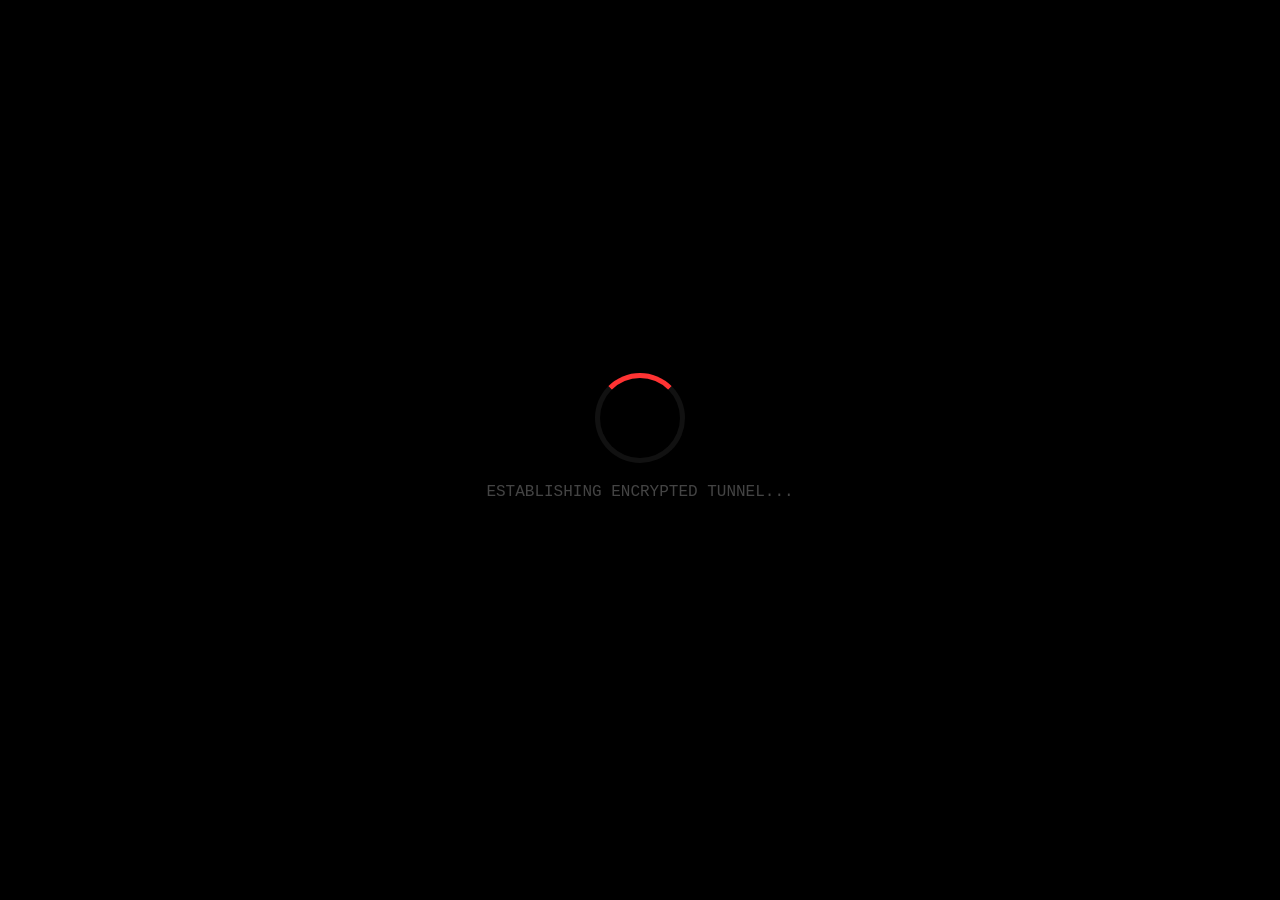
<file: Power.html>
<!DOCTYPE html>
<html lang="en">
<head>
    <meta charset="UTF-8">
    <meta name="viewport" content="width=device-width, initial-scale=1.0">
    <title>PH-GRID | ROOT ACCESS</title>
    <style>
        :root {
            --power-red: #ff3333;
            --hacker-cyan: #00f2ff;
            --bg-dark: #020202;
        }

        body, html {
            margin: 0;
            padding: 0;
            background-color: var(--bg-dark);
            color: white;
            font-family: 'Courier New', Courier, monospace;
            overflow: hidden;
            height: 100vh;
        }

        /* --- LOADING BOOT SCREEN --- */
        #boot-screen {
            position: fixed;
            top: 0; left: 0; width: 100%; height: 100%;
            background: black;
            z-index: 10000;
            display: flex;
            flex-direction: column;
            justify-content: center;
            align-items: center;
            transition: opacity 1s ease;
        }

        .loader-ring {
            width: 80px; height: 80px;
            border: 5px solid #111;
            border-top: 5px solid var(--power-red);
            border-radius: 50%;
            animation: spin 1s linear infinite;
        }

        /* --- MAIN DASHBOARD --- */
        #dashboard {
            display: none; /* Revealed after boot */
            padding: 20px;
            height: 100vh;
            background: radial-gradient(circle at center, #1a0505 0%, #000 100%);
        }

        .grid-header {
            display: flex;
            justify-content: space-between;
            border-bottom: 1px solid rgba(255,0,0,0.3);
            padding: 10px;
            font-size: 0.8rem;
            text-transform: uppercase;
        }

        .main-layout {
            display: flex;
            justify-content: space-around;
            align-items: center;
            height: 70vh;
        }

        /* Manila Grid Visualization */
        .map-visual {
            width: 450px;
            height: 450px;
            border: 2px solid #222;
            border-radius: 50%;
            position: relative;
            background: repeating-radial-gradient(circle, #000 0, #000 20px, #111 21px);
        }

        .node {
            position: absolute;
            width: 8px; height: 8px;
            background: var(--hacker-cyan);
            border-radius: 50%;
            box-shadow: 0 0 15px var(--hacker-cyan);
            animation: pulse 2s infinite;
        }

        /* Progress Area */
        .progress-box {
            width: 400px;
            text-align: center;
        }

        .progress-bar {
            width: 100%;
            height: 15px;
            background: #111;
            border: 1px solid #333;
            margin: 20px 0;
            overflow: hidden;
        }

        #progress-inner {
            width: 0%;
            height: 100%;
            background: var(--power-red);
            box-shadow: 0 0 20px var(--power-red);
        }

        /* --- OVERLAYS --- */
        #blackout {
            position: fixed;
            top: 0; left: 0; width: 100%; height: 100%;
            background: black;
            opacity: 0;
            z-index: 999;
            pointer-events: none;
        }

        .glitch-msg {
            display: none;
            position: fixed;
            top: 50%; left: 50%;
            transform: translate(-50%, -50%);
            color: var(--power-red);
            font-size: 4rem;
            font-weight: bold;
            z-index: 1001;
            text-shadow: 2px 2px black;
            text-align: center;
        }

        /* --- ANIMATIONS --- */
        @keyframes spin { 100% { transform: rotate(360deg); } }
        @keyframes pulse { 0%, 100% { opacity: 1; } 50% { opacity: 0.3; } }
        
        .glitch-anim { animation: shake 0.1s infinite; }
        @keyframes shake {
            0% { transform: translate(-50%, -50%) translate(2px, 2px); }
            50% { transform: translate(-50%, -50%) translate(-2px, -2px); }
            100% { transform: translate(-50%, -50%) translate(1px, -1px); }
        }

        /* CRT Scanlines */
        .scanlines {
            position: fixed;
            top: 0; left: 0; width: 100%; height: 100%;
            background: linear-gradient(rgba(18, 16, 16, 0) 50%, rgba(0, 0, 0, 0.2) 50%);
            background-size: 100% 4px;
            pointer-events: none;
            z-index: 2000;
        }
    </style>
</head>
<body>

    <div class="scanlines"></div>

    <div id="boot-screen">
        <div class="loader-ring"></div>
        <p style="margin-top: 20px; color: #444;">ESTABLISHING ENCRYPTED TUNNEL...</p>
        <div id="boot-logs" style="font-size: 0.7rem; color: #222; margin-top: 10px;"></div>
    </div>

    <div id="dashboard">
        <div class="grid-header">
            <span>SECURE LINK: PHILIPPINES_GOV_BACKBONE</span>
            <span style="color: var(--power-red);">ACCESS LEVEL: ROOT_EXPLOIT</span>
            <span id="clock">00:00:00</span>
        </div>

        <div class="main-layout">
            <div class="map-visual" id="manila-map">
                <div class="node" style="top:30%; left:40%;"></div>
                <div class="node" style="top:45%; left:55%;"></div>
                <div class="node" style="top:60%; left:35%;"></div>
                <div class="node" style="top:50%; left:20%;"></div>
                <div class="node" style="top:25%; left:65%;"></div>
                <div style="position:absolute; top:50%; left:50%; transform:translate(-50%,-50%); color:#222; font-size:10px;">METRO_MANILA_COORDS</div>
            </div>

            <div class="progress-box">
                <h2 style="color: var(--power-red); margin: 0;">NATIONAL GRID CONTROL</h2>
                <div class="progress-bar">
                    <div id="progress-inner"></div>
                </div>
                <div id="status-update" style="color: #666; font-size: 0.9rem;">IDLE - STANDING BY FOR COMMAND</div>
            </div>
        </div>

        <div style="text-align: center;">
            <input type="text" id="payload-trigger" placeholder="EXECUTE PAYLOAD..." 
                   style="background:transparent; border:1px solid #333; color:var(--power-red); padding:10px; width:300px; text-align:center; outline:none;">
        </div>
    </div>

    <div id="blackout"></div>
    <div id="final-msg" class="glitch-msg glitch-anim">SYSTEM OVERRIDE<br>100%<br><span style="font-size: 1.5rem; color: white;">MANILA_DARK_MODE</span></div>

    <script>
        const bootScreen = document.getElementById('boot-screen');
        const dashboard = document.getElementById('dashboard');
        const input = document.getElementById('payload-trigger');
        const bar = document.getElementById('progress-inner');
        const status = document.getElementById('status-update');
        const blackout = document.getElementById('blackout');
        const finalMsg = document.getElementById('final-msg');
        const nodes = document.querySelectorAll('.node');

        // Simulate Boot Up
        window.onload = () => {
            setTimeout(() => {
                bootScreen.style.opacity = '0';
                setTimeout(() => {
                    bootScreen.style.display = 'none';
                    dashboard.style.display = 'block';
                }, 1000);
            }, 2500);
        };

        // Real-time Clock
        setInterval(() => {
            document.getElementById('clock').textContent = new Date().toLocaleTimeString();
        }, 1000);

        input.addEventListener('keypress', (e) => {
            if (e.key === 'Enter') {
                input.disabled = true;
                startBlackoutSequence();
            }
        });

        async function startBlackoutSequence() {
            let width = 0;
            status.style.color = "var(--hacker-cyan)";
            
            const interval = setInterval(() => {
                width += Math.random() * 8;
                if (width >= 100) {
                    width = 100;
                    clearInterval(interval);
                    executeBlackout();
                }
                bar.style.width = width + '%';
                status.textContent = `INJECTING PAYLOAD... ${Math.floor(width)}%`;
            }, 150);
        }

        function executeBlackout() {
            status.textContent = "PAYLOAD SUCCESSFUL. TERMINATING GRID.";
            status.style.color = "var(--power-red)";

            setTimeout(() => {
                // The dramatic cut
                blackout.style.opacity = "1";
                finalMsg.style.display = "block";
                
                // Kill the lights (nodes)
                nodes.forEach(n => {
                    n.style.background = "#111";
                    n.style.boxShadow = "none";
                });

                console.log("JACK: We did it. The Jack just turned off the lights of Manila.");
            }, 1200);
        }
    </script>
</body>
</html>
</file>
<file: styles.css>
:root {
  --bg: #07080c;
  --bg-2: #0d1018;
  --text: #e7f6ff;
  --muted: #9eb6c7;
  --red: #ff2a45;
  --green: #00ff9d;
  --blue: #29b6ff;
  --panel: rgba(10, 14, 20, 0.7);
}

* {
  box-sizing: border-box;
}

html,
body {
  margin: 0;
  padding: 0;
  min-height: 100%;
  background: radial-gradient(circle at 20% 10%, #1a090d 0%, var(--bg) 45%, #05060a 100%);
  color: var(--text);
  font-family: "Share Tech Mono", monospace;
}

body {
  position: relative;
  overflow-x: hidden;
}

.container {
  width: min(1100px, 92vw);
  margin: 0 auto;
}

.section {
  padding: 5rem 0;
}

.hero {
  min-height: 100vh;
  display: grid;
  place-items: center;
  position: relative;
  border-bottom: 1px solid rgba(41, 182, 255, 0.2);
}

.hero-bg {
  position: absolute;
  inset: 0;
  overflow: hidden;
  opacity: 0.35;
  pointer-events: none;
}

#code-rain {
  margin: 0;
  color: var(--green);
  font-size: 0.9rem;
  line-height: 1.15;
  white-space: pre;
  filter: drop-shadow(0 0 6px rgba(0, 255, 157, 0.5));
}

.hero-content {
  position: relative;
  z-index: 2;
  text-align: center;
}

.eyebrow {
  color: var(--blue);
  text-transform: uppercase;
  letter-spacing: 0.18em;
  margin-bottom: 1rem;
}

h1,
h2,
h3 {
  font-family: "Orbitron", sans-serif;
  letter-spacing: 0.04em;
  margin-top: 0;
}

h1 {
  font-size: clamp(2.4rem, 8vw, 6rem);
  margin-bottom: 0.6rem;
}

.tagline {
  font-size: clamp(1rem, 2vw, 1.35rem);
  color: #d8e8f2;
  margin-bottom: 2rem;
}

.btn {
  background: transparent;
  border: 1px solid var(--blue);
  color: var(--text);
  font-family: "Orbitron", sans-serif;
  text-transform: uppercase;
  letter-spacing: 0.1em;
  padding: 0.9rem 1.2rem;
  cursor: pointer;
  transition: 180ms ease;
  box-shadow: 0 0 10px rgba(41, 182, 255, 0.25);
}

.btn:hover {
  transform: translateY(-2px);
  border-color: var(--green);
  box-shadow: 0 0 16px rgba(0, 255, 157, 0.45);
}

.btn.danger {
  border-color: var(--red);
  box-shadow: 0 0 16px rgba(255, 42, 69, 0.25);
  margin-top: 1rem;
}

.btn.danger:hover {
  box-shadow: 0 0 22px rgba(255, 42, 69, 0.6);
}

.terminal-hint {
  margin-top: 1rem;
  color: var(--muted);
}

.cursor {
  animation: blink 850ms steps(1) infinite;
}

.grid-2 {
  display: grid;
  grid-template-columns: repeat(2, minmax(0, 1fr));
  gap: 1rem;
}

.panel {
  background: var(--panel);
  border: 1px solid rgba(41, 182, 255, 0.28);
  padding: 1.2rem;
  backdrop-filter: blur(4px);
  box-shadow: inset 0 0 40px rgba(255, 42, 69, 0.04), 0 0 20px rgba(0, 0, 0, 0.3);
}

.muted {
  color: var(--muted);
}

blockquote {
  margin: 1rem 0;
  padding-left: 1rem;
  border-left: 3px solid var(--red);
  color: #ffd5db;
}

.progress-title {
  display: flex;
  justify-content: space-between;
  align-items: center;
}

.progress-track {
  height: 14px;
  background: #0a0f14;
  border: 1px solid rgba(0, 255, 157, 0.35);
  margin-top: 0.35rem;
  overflow: hidden;
}

#override-bar {
  width: 0%;
  height: 100%;
  background: linear-gradient(90deg, var(--red), #ff6a7d, var(--green));
  box-shadow: 0 0 14px rgba(255, 42, 69, 0.8);
  transition: width 260ms linear;
}

.terminal ul {
  list-style: none;
  padding-left: 0;
  margin: 0;
}

.terminal li {
  color: #9efdcf;
  margin: 0.5rem 0;
}

.characters h2 {
  margin-bottom: 1rem;
}

.card-grid {
  display: grid;
  grid-template-columns: repeat(2, minmax(0, 1fr));
  gap: 1rem;
}

.char-card {
  border: 1px solid rgba(0, 255, 157, 0.28);
  background: linear-gradient(180deg, rgba(8, 12, 18, 0.9), rgba(8, 12, 18, 0.55));
  padding: 1rem;
}

.role {
  color: var(--blue);
  text-transform: uppercase;
  letter-spacing: 0.08em;
  font-size: 0.8rem;
}

.glitch {
  position: relative;
  text-shadow: 0 0 12px rgba(255, 42, 69, 0.55), 0 0 30px rgba(41, 182, 255, 0.5);
}

.glitch::before,
.glitch::after {
  content: attr(data-text);
  position: absolute;
  inset: 0;
  pointer-events: none;
}

.glitch::before {
  color: var(--red);
  transform: translate(2px, 0);
  clip-path: inset(0 0 55% 0);
  opacity: 0.6;
}

.glitch::after {
  color: var(--blue);
  transform: translate(-2px, 0);
  clip-path: inset(55% 0 0 0);
  opacity: 0.5;
}

.glitch-hover:hover {
  animation: jitter 220ms linear 2;
}

.scanlines {
  position: fixed;
  inset: 0;
  pointer-events: none;
  z-index: 20;
  background: repeating-linear-gradient(
    to bottom,
    rgba(255, 255, 255, 0.025),
    rgba(255, 255, 255, 0.025) 1px,
    transparent 2px,
    transparent 4px
  );
  mix-blend-mode: soft-light;
}

#noise {
  position: fixed;
  inset: 0;
  pointer-events: none;
  z-index: 19;
  opacity: 0.08;
  background-image: radial-gradient(circle, #fff 1px, transparent 1px);
  background-size: 3px 3px;
}

#alert-overlay {
  position: fixed;
  inset: 0 auto auto 0;
  width: 100%;
  background: rgba(255, 42, 69, 0.16);
  border-bottom: 1px solid rgba(255, 42, 69, 0.6);
  color: #ffd2da;
  text-align: center;
  padding: 0.3rem 0.5rem;
  z-index: 30;
  text-transform: uppercase;
  letter-spacing: 0.1em;
  animation: pulse 1800ms infinite;
}

#blackout-overlay {
  position: fixed;
  inset: 0;
  background: #000;
  opacity: 0;
  pointer-events: none;
  z-index: 50;
}

.footer-content {
  border-top: 1px solid rgba(41, 182, 255, 0.18);
  padding-top: 1rem;
}

.is-flickering #blackout-overlay {
  animation: blackout 1.9s steps(1, end) forwards;
}

@keyframes blink {
  50% {
    opacity: 0;
  }
}

@keyframes pulse {
  50% {
    opacity: 0.5;
  }
}

@keyframes jitter {
  25% {
    transform: translate(2px, -1px);
  }
  50% {
    transform: translate(-2px, 1px);
  }
  75% {
    transform: translate(1px, 0);
  }
}

@keyframes blackout {
  0% {
    opacity: 0;
  }
  35% {
    opacity: 1;
  }
  40% {
    opacity: 0;
  }
  48% {
    opacity: 1;
  }
  55% {
    opacity: 0;
  }
  72% {
    opacity: 1;
  }
  100% {
    opacity: 0.9;
  }
}

@media (max-width: 900px) {
  .grid-2,
  .card-grid {
    grid-template-columns: 1fr;
  }
}
</file>
